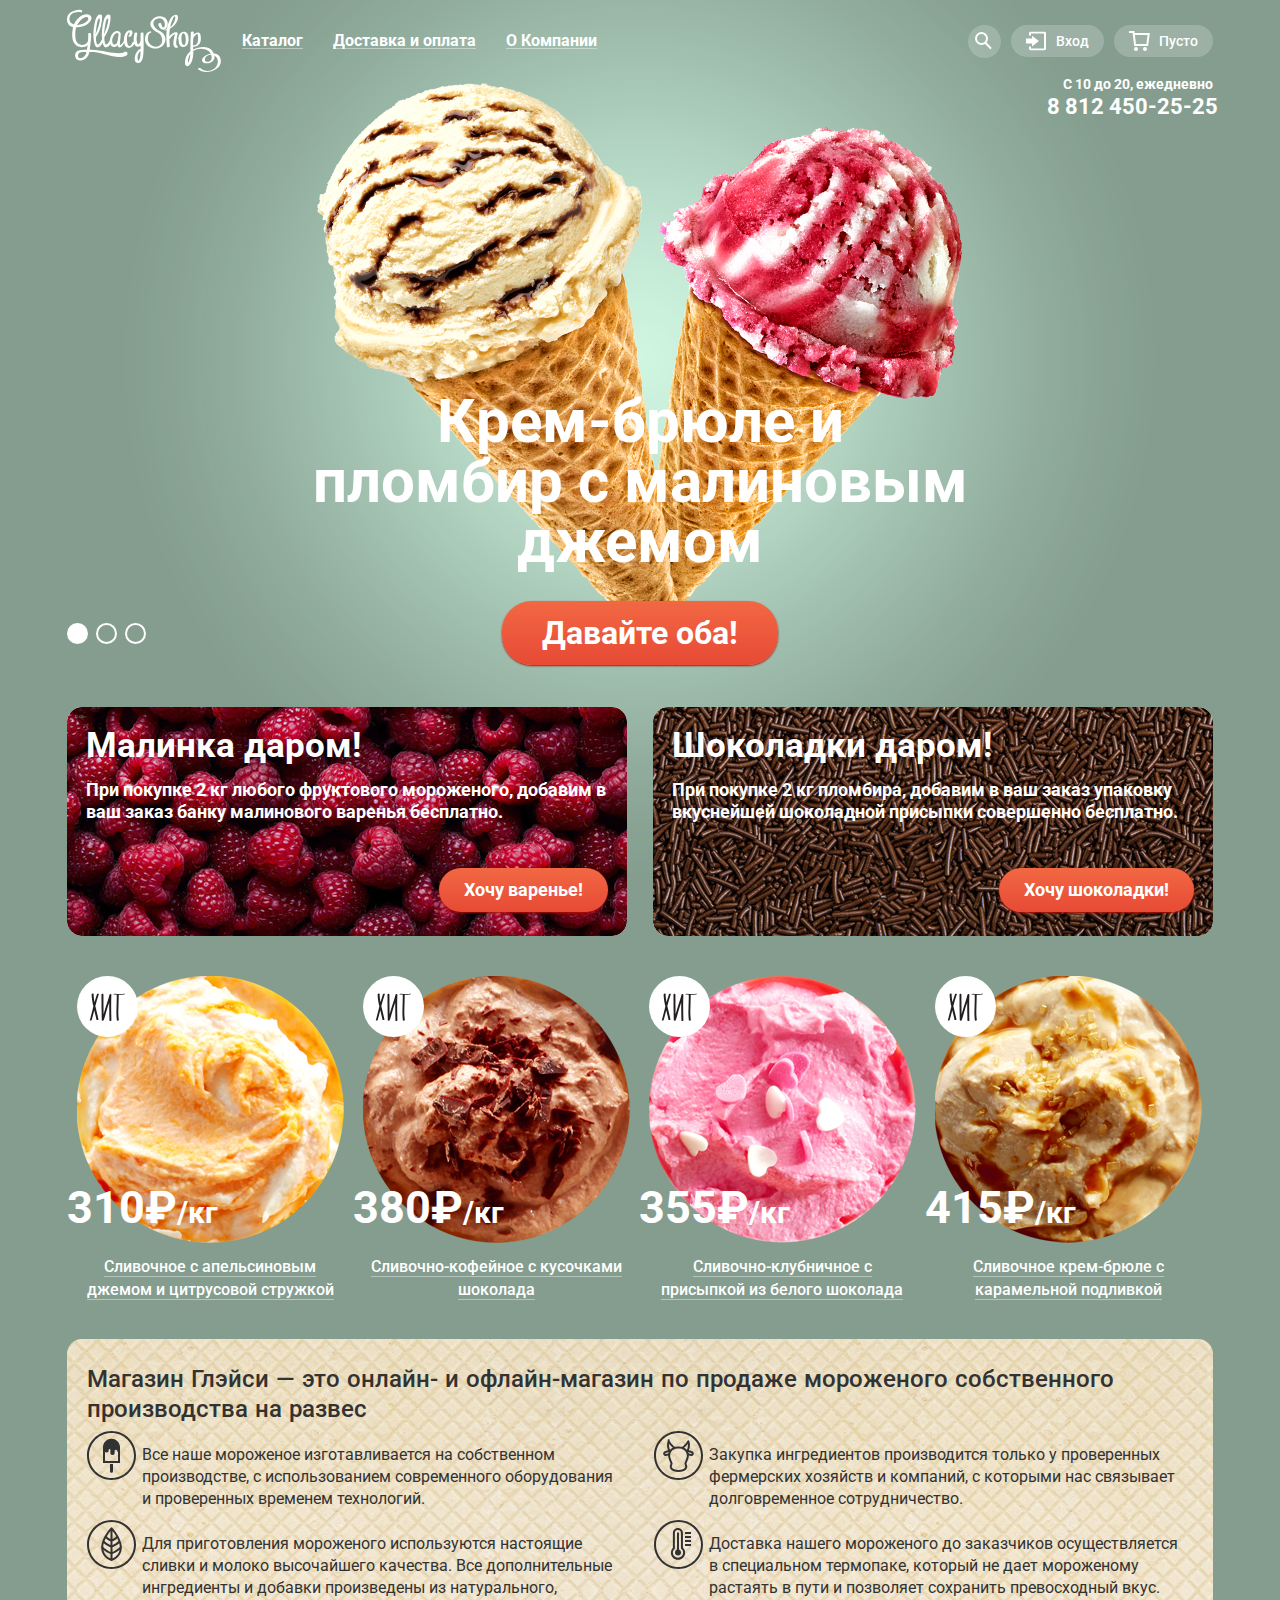
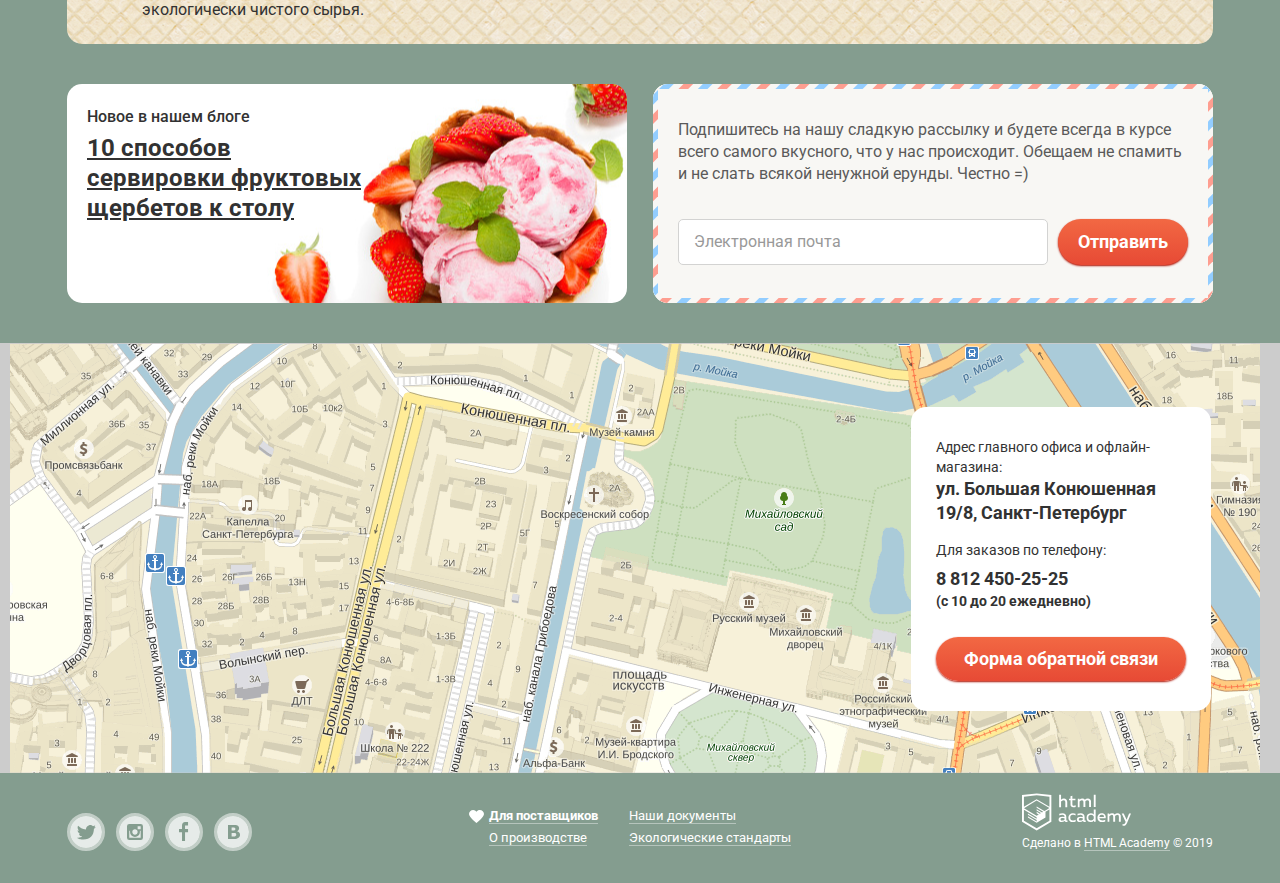
<file: index.html>
<!DOCTYPE html>
<html lang="ru">
<head>
  <meta charset="utf-8">
  <title>Главная Gllacy</title>
  <link href="https://fonts.googleapis.com/css?family=Roboto:400,500,700&display=swap&subset=cyrillic" rel="stylesheet">
  <link href="css/normalize.css" rel="stylesheet">
  <link href="css/style.css" rel="stylesheet">
</head>
<body class="page">
  <header class="header container">
    <nav class="header__nav">
      <a class="header__logo">
        <img src="img/gllacy.svg" width="154" height="64" alt="Логотип магазина Глейси">
      </a>
      <ul class="header__list">
        <li class="header__item">
          <a class="header__link" href="catalog.html">
            Каталог
          </a>
          <ul class="sub-list">
            <li class="sub__item">
              <a class="sub__link sub__link_nice" href="catalog.html">
                Новинки
              </a>
            </li>
            <li class="sub__item">
              <a class="sub__link" href="catalog.html">
                Сливочное
              </a>
            </li>
            <li class="sub__item">
              <a class="sub__link" href="catalog.html">
                Щербеты
              </a>
            </li>
            <li class="sub__item">
              <a class="sub__link" href="catalog.html">
                Фруктовый лед
              </a>
            </li>
            <li class="sub__item">
              <a class="sub__link" href="catalog.html">
                Мелорин
              </a>
            </li>
          </ul>
        </li>
        <li class="header__item">
          <a class="header__link" href="#">
            Доставка и оплата
          </a>
        </li>
        <li class="header__item">
          <a class="header__link" href="#">
            О Компании
          </a>
        </li>
      </ul>
    </nav>
    <p class="search header__search">
      <a class="search__link" href="page-search.html" aria-label="Перейти на страницу поиска"></a>
      <span class="search__holder">
        <label class="search__window">
          <span class="visually-hidden">Окно поиска</span>
          <input class="search__input input" type="search" placeholder="Что ищем?" name="search">
        </label>
      </span>
    </p>
    <div class="login header__login">
      <a class="login__link" href="enter.html">
        <svg class="login__svg" xmlns="http://www.w3.org/2000/svg" xmlns:xlink="http://www.w3.org/1999/xlink" width="21" height="19" viewBox="0 0 21 19">
          <g fill="#FFF">
            <path d="M6 14.875L12.917 9.5 6 4.125v2.917H-.042v4.917H6z" />
            <path d="M18 0H5C3.9 0 3 .9 3 2v2h2V2h13v15H5v-2H3v2c0 1.1.9 2 2 2h13c1.1 0 2-.9 2-2V2c0-1.1-.9-2-2-2z" />
          </g>
        </svg>
        Вход
      </a>
      <div class="login__holder">
        <form class="form login__form" action="https://echo.htmlacademy.ru" method="get">
          <input class="form__input input" type="email" placeholder="Электронная почта" name="email">
          <input class="form__input input" type="password" placeholder="Пароль" name="pass">
          <button class="button form__button" type="submit">Войти</button>
          <ul class="form__list">
            <li class="form__item"><a class="form__link" href="pass.html">Забыли пароль?</a></li>
            <li class="form__item"><a class="form__link" href="new.html">Новая регистрация</a></li>
          </ul>
        </form>
      </div>
    </div>
    <div class="cart header__cart">
      <a class="cart__link" href="to-cart">
        <svg class="cart__svg" xmlns="http://www.w3.org/2000/svg" width="21" height="20" viewBox="0 0 21 20">
          <g fill="#FFF">
            <path d="M5.657 2.031L5.422 0H0v2h3.64l1.5 13h13.988l1.699-12.969H5.657zM17.372 13H6.922L5.888 4.031h12.66L17.372 13z" />
            <circle cx="6.984" cy="18" r="2" />
            <circle cx="15.984" cy="18" r="2" />
          </g>
        </svg>
        Пусто
      </a>
    </div>
    <p class="org-info header__org-info">
      С 10 до 20, ежедневно
      <a class="org-info__phone" href="tel:+8(812)450-25-25">8 812 450-25-25</a>
    </p>
  </header>
  <main class="main-page">
    <div class="container">
      <h1 class="visually-hidden">Главная страница Глейси</h1>
      <section class="slider">
        <nav class="slider__nav buttons buttons_round">
          <ul class="buttons__list">
            <li class="buttons__item"><button class="buttons__link buttons__link_current" aria-label="Первый слайд"></button></li>
            <li class="buttons__item"><button class="buttons__link" aria-label="Второй слайд"></button></li>
            <li class="buttons__item"><button class="buttons__link" aria-label="Третий слайд"></button></li>
          </ul>
        </nav>
        <article class="slide slide_current">
          <div class="slide__img slide__img_1"></div>
          <h2 class="slide__title">
            Крем-брюле и пломбир
            с малиновым джемом
          </h2>
          <a class="button slide__button" href="catalog.htlm">Давайте оба!</a>
        </article>
        <article class="slide">
          <div class="slide__img slide__img_2"></div>
          <h2 class="slide__title">
            Шоколадный пломбир
            и лимонный сорбет
          </h2>
          <a class="button slide__button" href="catalog.htlm">Давайте оба!</a>
        </article>
        <article class="slide">
          <div class="slide__img slide__img_3"></div>
          <h2 class="slide__title">
            Пломбир с помадкой
            и клубничный щербет
          </h2>
          <a class="button slide__button" href="catalog.htlm">Давайте оба!</a>
        </article>
      </section>
      <section class="features">
        <h2 class="visually-hidden">Спецпредложения</h2>
        <ul class="features__list">
          <li class="features__item feature_raspber feature">
            <h3 class="feature__title">Малинка даром!</h3>
            <p class="feature__text">
              При покупке 2 кг любого фруктового мороженого, добавим
              в ваш заказ банку малинового варенья бесплатно.
            </p>
            <a class="button feature__button" href="catalog.html">Хочу варенье!</a>
          </li>
          <li class="features__item feature_chock feature">
            <h3 class="feature__title">Шоколадки даром!</h3>
            <p class="feature__text">
              При покупке 2 кг пломбира, добавим в ваш заказ упаковку
              вкуснейшей шоколадной присыпки совершенно бесплатно.
            </p>
            <a class="button feature__button" href="catalog.html">Хочу шоколадки!
            </a>
          </li>
        </ul>
      </section>
      <section class="main-page__catalog">
        <h2 class="visually-hidden">Лучшее из каталога</h2>
        <ul class="catalog__list">
          <li class="catalog-item catalog-item_hit">
            <img class="catalog-item__img" src="img/product1.png" alt="Сливочное с апельсиновым джемом и цитрусовой стружкой" width="267" height="267">
            <p class="catalog-item__price">
              310&#8381;<span class="catalog-item__weight">/кг</span>
            </p>
            <h4 class="catalog-item__title">
              <a class="catalog-item__link link" href="product.html">
                Сливочное с апельсиновым
                джемом и цитрусовой стружкой
              </a>
            </h4>
            <p class="catalog-item__bottom-area">
              <a class="catalog-item__button button" href="#">Быстрый просмотр</a>
            </p>
          </li>
          <li class="catalog-item catalog-item_hit">
            <img class="catalog-item__img" src="img/product2.png" alt="Сливочно-кофейное с кусочками шоколада" width="267" height="267">
            <p class="catalog-item__price">
              380&#8381;<span class="catalog-item__weight">/кг</span>
            </p>
            <h4 class="catalog-item__title">
              <a class="catalog-item__link link" href="product.html">
                Сливочно-кофейное с кусочками
                шоколада
              </a>
            </h4>
            <p class="catalog-item__bottom-area">
              <a class="catalog-item__button button" href="#">Быстрый просмотр</a>
            </p>
          </li>
          <li class="catalog-item catalog-item_hit">
            <img class="catalog-item__img" src="img/product3.png" alt="Сливочно-клубничное с присыпкой из белого шоколада" width="267" height="267">
            <p class="catalog-item__price">
              355&#8381;<span class="catalog-item__weight">/кг</span>
            </p>
            <h4 class="catalog-item__title">
              <a class="catalog-item__link link" href="product.html">
                Сливочно-клубничное с
                присыпкой из белого шоколада
              </a>
            </h4>
            <p class="catalog-item__bottom-area">
              <a class="catalog-item__button button" href="#">Быстрый просмотр</a>
            </p>
          </li>
          <li class="catalog-item catalog-item_hit">
            <img class="catalog-item__img" src="img/product4.png" alt="Сливочное крем-брюле с карамельной подливкой" width="267" height="267">
            <p class="catalog-item__price">
              415&#8381;<span class="catalog-item__weight">/кг</span>
            </p>
            <h4 class="catalog-item__title">
              <a class="catalog-item__link link" href="product.html">
                Сливочное крем-брюле с
                карамельной подливкой
              </a>
            </h4>
            <p class="catalog-item__bottom-area">
              <a class="catalog-item__button button" href="#">Быстрый просмотр</a>
            </p>
          </li>
        </ul>
      </section>
      <section class="about">
        <h2 class="visually-hidden">О нас</h2>
        <p class="about__lead">
          Магазин Глэйси&nbsp;&mdash; это онлайн- и&nbsp;офлайн-магазин по&nbsp;продаже мороженого собственного производства на&nbsp;развес
        </p>
        <ul class="about__list">
          <li class="about__item about__item_ice">
            Все наше мороженое изготавливается на собственном
            производстве, с использованием современного оборудования
            и проверенных временем технологий.
          </li>
          <li class="about__item about__item_cow">
            Закупка ингредиентов производится только у проверенных
            фермерских хозяйств и компаний, с которыми нас связывает
            долговременное сотрудничество.
          </li>
          <li class="about__item about__item_leaf">
            Для приготовления мороженого используются настоящие
            сливки и молоко высочайшего качества. Все дополнительные
            ингредиенты и добавки произведены из натурального,
            экологически чистого сырья.
          </li>
          <li class="about__item about__item_cold">
            Доставка нашего мороженого до заказчиков осуществляется
            в специальном термопаке, который не дает мороженому
            растаять в пути и позволяет сохранить превосходный вкус.
          </li>
        </ul>
      </section>
      <div class="news-container">
        <article class="blog-item blog-item_article-1">
          <p class="blog-item__type">Новое в нашем блоге</p>
          <h3 class="blog-item__title">
            <a class="blog-item__link link" href="#">
              10 способов сервировки
              фруктовых щербетов к
              столу
            </a>
          </h3>
        </article>
        <article class="mailing">
          <p class="mailing__lead">
            Подпишитесь на нашу сладкую рассылку и будете всегда в курсе
            всего самого вкусного, что у нас происходит. Обещаем не спамить
            и&nbsp;не слать всякой ненужной ерунды. Честно =)
          </p>
          <form class="mailing__form simple-form" action="https://echo.htmlacademy.ru" method="get">
            <input class="simple-form__input input" type="text" placeholder="Электронная почта" name="mailto">
            <button class="simple-form__button button" type="submit">Отправить</button>
          </form>
        </article>
      </div>
    </div>
    <section class="map">
      <h2 class="visually-hidden">Как до нас добраться : ул. Большая Конюшенная
        19/8, Санкт-Петербург</h2>
      <div class="container map__container">
        <article class="address">
          <p class="address__description">
            Адрес главного офиса
            и&nbsp;офлайн-магазина:
          </p>
          <p class="address__place">
            ул. Большая Конюшенная
            19/8, Санкт-Петербург
          </p>
          <span class="address__call">Для заказов по телефону:</span>
          <p class="address__phone">
            <a class="address__phone-number" href="tel:+8(812)450-25-25">8 812 450-25-25</a>
            (с 10 до 20 ежедневно)
          </p>
          <a class="address__button button">Форма обратной связи</a>
        </article>
      </div>
      <iframe class="map__iframe"
        src="https://www.google.com/maps/embed?pb=!1m18!1m12!1m3!1d1998.6036253003151!2d30.32085871621117!3d59.9387191690541!2m3!1f0!2f0!3f0!3m2!1i1024!2i768!4f13.1!3m3!1m2!1s0x4696310fca145cc1%3A0x42b32648d8238007!2z0JHQvtC70YzRiNCw0Y8g0JrQvtC90Y7RiNC10L3QvdCw0Y8g0YPQuy4sIDE5LzgsINCh0LDQvdC60YIt0J_QtdGC0LXRgNCx0YPRgNCzLCAxOTExODY!5e0!3m2!1sru!2sru!4v1570557674692!5m2!1sru!2sru"
        style="border:0;" allowfullscreen=""></iframe>
    </section>
  </main>
  <footer class="footer container">
    <ul class="social">
      <li class="social__item">
        <a class="social__link" href="#">
          <span class="visually-hidden">Twitter</span>
          <svg xmlns="http://www.w3.org/2000/svg" width="32" height="32" viewBox="0 0 32 32">
            <path fill="rgba(255, 255, 255, 0.8)"
              d="M16 0C7.164 0 0 7.164 0 16c0 8.837 7.164 16 16 16 8.837 0 16-7.163 16-16 0-8.836-7.163-16-16-16zm7.944 12.809c-.251 6.516-3.463 10.832-10.992 10.702h-.486c-.447 0-4.543-.443-5.344-1.823 2.479.19 4.247-.406 5.12-1.136-1.048-.289-2.923-.461-3.251-2.848.384.104.618.221 1.299.113-1.307-.824-2.758-1.519-2.679-3.643.311.317 1.164.518 1.46.457-.768-.233-2.149-3.244-.974-4.781 1.984 1.79 4.075 3.482 7.804 3.643.227-2.214 1.24-3.699 3.168-4.325 1.84-.479 3.255.26 3.901 1.138.737-.224 1.453-.466 2.193-.685-.004.833-.569 1.463-.935 1.709.747.165 1.423-.475 1.423-.475-.184.963-1.094 1.725-1.707 1.954z" />
          </svg>
        </a>
      </li>
      <li class="social__item">
        <a class="social__link" href="#">
          <span class="visually-hidden">Instagram</span>
          <svg xmlns="http://www.w3.org/2000/svg" width="32" height="32" viewBox="0 0 32 32">
            <g fill="rgba(255, 255, 255, 0.8)">
              <path d="M20.916 16a4.938 4.938 0 1 1-9.877 0c0-.394.051-.773.138-1.14h-.897v6.838h11.396V14.86h-.897c.086.367.137.746.137 1.14z" />
              <path d="M15.978 18.659c1.466 0 2.659-1.193 2.659-2.659s-1.193-2.659-2.659-2.659c-1.466 0-2.659 1.193-2.659 2.659s1.192 2.659 2.659 2.659zM18.637 10.302h3.039v3.039h-3.039z" />
              <path
                d="M16 0C7.164 0 0 7.164 0 16c0 8.837 7.164 16 16 16 8.837 0 16-7.163 16-16 0-8.836-7.163-16-16-16zm7.955 21.698a2.285 2.285 0 0 1-2.279 2.279H10.279A2.285 2.285 0 0 1 8 21.698V10.302a2.286 2.286 0 0 1 2.279-2.279h11.396a2.286 2.286 0 0 1 2.279 2.279v11.396z" />
            </g>
          </svg>
        </a>
      </li>
      <li class="social__item">
        <a class="social__link" href="#">
          <span class="visually-hidden">FaceBook</span>
          <svg xmlns="http://www.w3.org/2000/svg" width="32" height="32" viewBox="0 0 32 32">
            <path fill="rgba(255, 255, 255, 0.8)"
              d="M16 0C7.164 0 0 7.163 0 16s7.164 16 16 16c8.837 0 16-7.164 16-16S24.837 0 16 0zm4.062 9.455h-3.021v3.444h3.021v3.445h-3.021v8.61H14.02v-8.61H11v-3.445h3.021V9.455c0-1.902 1.353-3.445 3.021-3.445h3.021v3.445z" />
          </svg>
        </a>
      </li>
      <li class="social__item">
        <a class="social__link" href="#">
          <span class="visually-hidden">Vkontakte</span>
          <svg xmlns="http://www.w3.org/2000/svg" width="32" height="32" viewBox="0 0 32 32">
            <g fill="rgba(255, 255, 255, 0.8)">
              <path
                d="M16.637 14.495c.402-.019.719-.082.951-.188.326-.145.54-.33.641-.559.101-.229.15-.496.15-.797 0-.232-.058-.465-.174-.697-.116-.232-.322-.405-.617-.517-.264-.1-.592-.155-.984-.165a76.242 76.242 0 0 0-1.652-.014h-.339v2.965h.565c.571 0 1.057-.009 1.459-.028zM18.118 17.084c-.282-.081-.672-.125-1.166-.132a127.97 127.97 0 0 0-1.55-.009h-.79v3.493h.264c1.014 0 1.74-.003 2.18-.009a3.2 3.2 0 0 0 1.212-.245c.377-.157.633-.364.774-.625s.214-.562.214-.9c0-.446-.088-.788-.261-1.03-.17-.241-.464-.423-.877-.543z" />
              <path
                d="M16 0C7.164 0 0 7.164 0 16c0 8.837 7.164 16 16 16 8.837 0 16-7.163 16-16 0-8.836-7.163-16-16-16zm6.602 20.531a3.73 3.73 0 0 1-1.124 1.327c-.552.415-1.161.71-1.823.886s-1.501.264-2.519.264h-6.121V8.987h5.443c1.13 0 1.957.038 2.48.113a5.126 5.126 0 0 1 1.561.5c.533.27.929.632 1.189 1.087.26.455.392.975.392 1.558 0 .678-.179 1.278-.536 1.795-.358.518-.863.92-1.517 1.208v.075c.917.182 1.642.559 2.179 1.13.537.571.807 1.325.807 2.261 0 .678-.138 1.283-.411 1.817z" />
            </g>
          </svg>
        </a>
      </li>
    </ul>
    <ul class="footer-links">
      <li class="footer-links__item">
        <a class="footer-links__link link" href="#">
          <span class="footer-links__link_like">Для поставщиков</span>
        </a>
      </li>
      <li class="footer-links__item">
        <a class="footer-links__link link" href="#">
          Наши документы
        </a>
      </li>
      <li class="footer-links__item">
        <a class="footer-links__link link" href="#">
          О производстве
        </a>
      </li>
      <li class="footer-links__item">
        <a class="footer-links__link link" href="#">
          Экологические стандарты
        </a>
      </li>
    </ul>
    <p class="author">
      <img class="author__img" src="img/htmllogo.svg" width="109" height="38" alt="Лотип ХТМЛ Академии">
      Сделано в <a class="author__link link" href="htmlacademy.ru">HTML Academy</a> © 2019
    </p>
  </footer>
  <article class="popup">
    <button class="popup__close" type="button" aria-label="Закрыть окно"></button>
    <form class="popup__form form-feed" action="https://echo.htmlacademy.ru" method="get">
      <h2 class="visually-hidden">Форма обратной связи</h2>
      <p class="form-feed__lead">Мы обязательно вам ответим!</p>
      <input class="form-feed__input input" type="text" name="name" placeholder="Как вас зовут?">
      <input class="form-feed__input input" type="text" name="mail" placeholder="Ваша поста для ответа?">
      <textarea class="form-feed__field" placeholder="Напишите что-нибудь..." name="message" rows="7"></textarea>
      <button class="button form-feed__button" type="submit">Отправить</button>
    </form>
  </article>
</body>
</html>
</file>
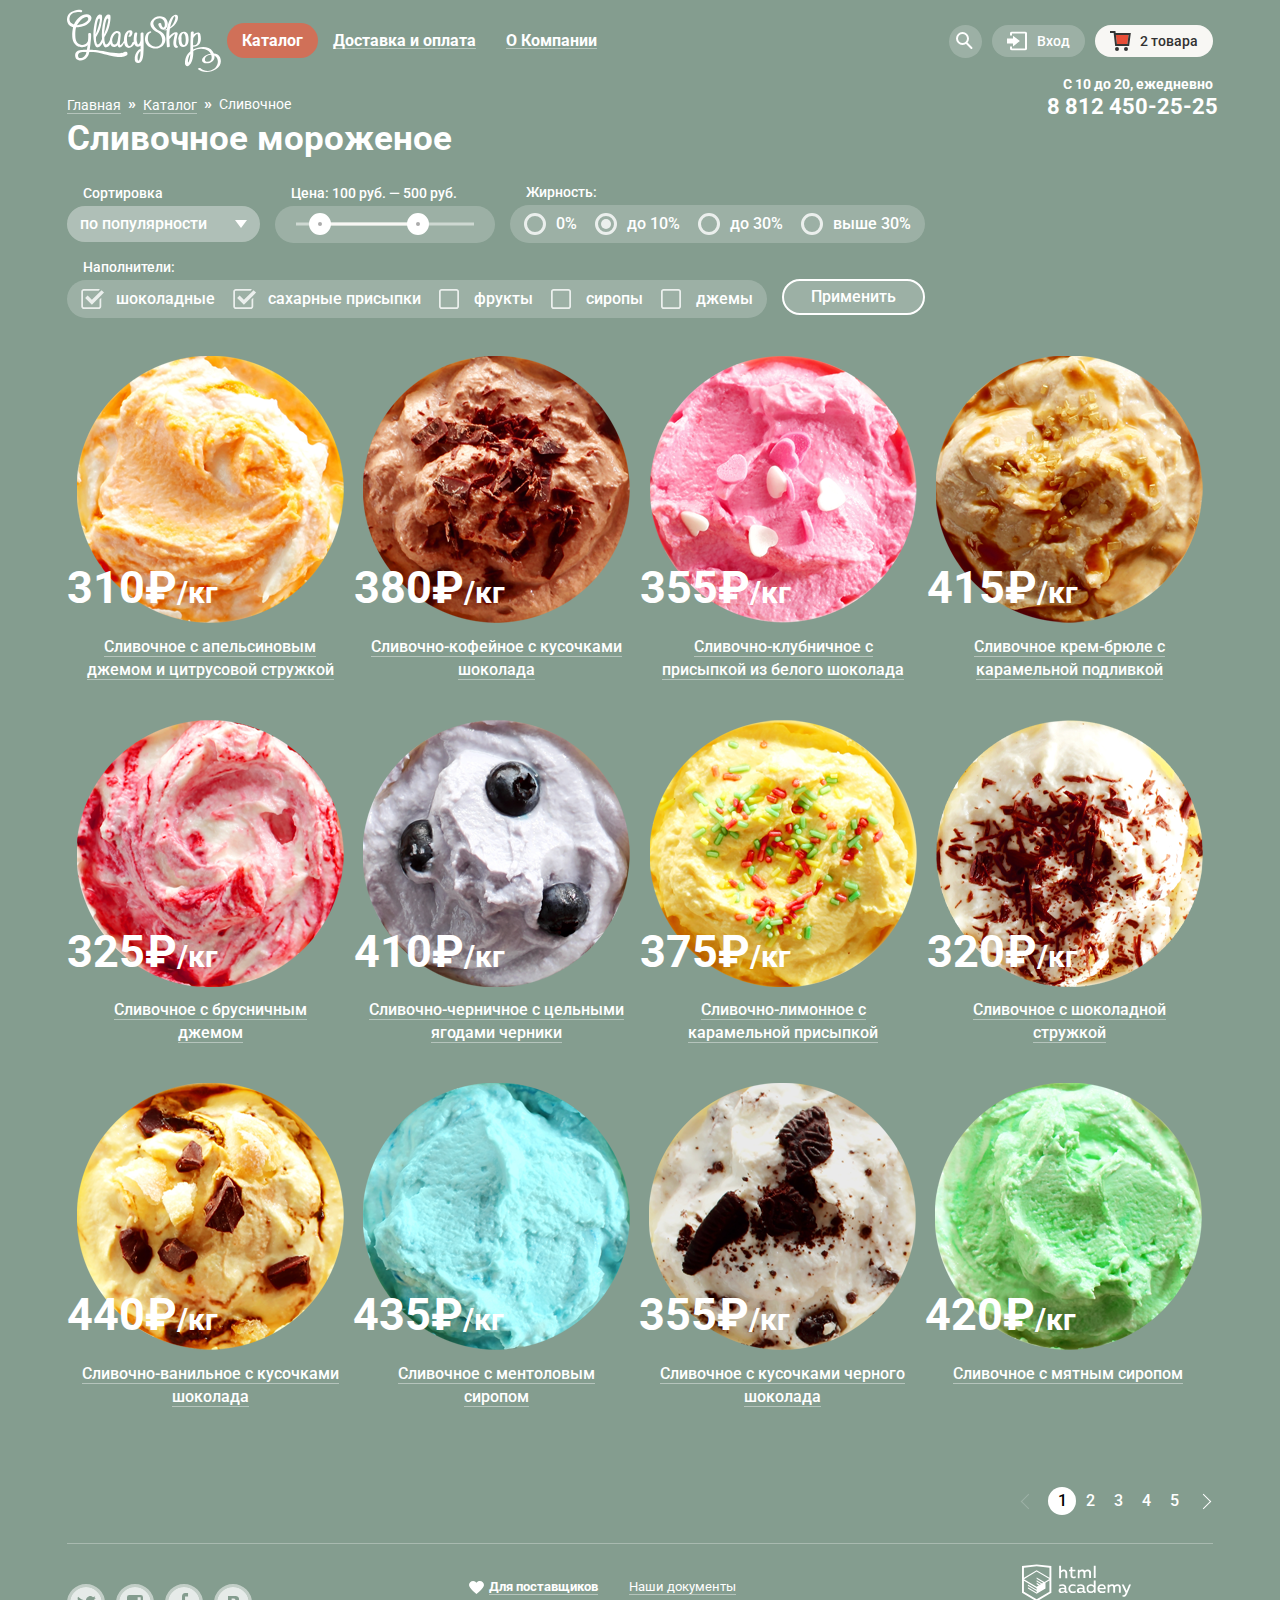
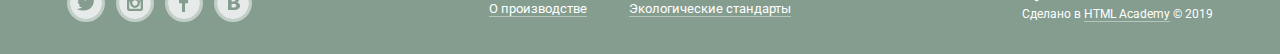
<file: catalog.html>
<!DOCTYPE html>
<html lang="ru">
<head>
  <meta charset="utf-8">
  <title>Каталог Gllacy</title>
  <link href="https://fonts.googleapis.com/css?family=Roboto:400,500,700&display=swap&subset=cyrillic" rel="stylesheet">
  <link href="css/normalize.css" rel="stylesheet">
  <link href="css/style.css" rel="stylesheet">
</head>
<body class="page">
  <header class="header container">
    <nav class="header__nav">
      <a class="header__logo" href="index.html">
        <img src="img/gllacy.svg" width="154" height="64" alt="Логотип магазина Глейси">
      </a>
      <ul class="header__list">
        <li class="header__item" tabindex="0">
          <a class="header__link header__link_current">
            Каталог
          </a>
          <ul class="sub-list">
            <li class="sub__item">
              <a class="sub__link" href="new.html">
                Новинки
              </a>
            </li>
            <li class="sub__item">
              <a class="sub__link sub__link_current">
                Сливочное
              </a>
            </li>
            <li class="sub__item">
              <a class="sub__link" href="sorbet.html">
                Щербеты
              </a>
            </li>
            <li class="sub__item">
              <a class="sub__link" href="fruitice.html">
                Фруктовый лед
              </a>
            </li>
            <li class="sub__item">
              <a class="sub__link" href="melorin.html">
                Мелорин
              </a>
            </li>
          </ul>
        </li>
        <li class="header__item">
          <a class="header__link" href="#">
            Доставка и оплата
          </a>
        </li>
        <li class="header__item">
          <a class="header__link" href="#">
            О Компании
          </a>
        </li>
      </ul>
    </nav>
    <p class="search header__search">
      <a class="search__link" href="page-search.html" aria-label="Перейти на страницу поиска"></a>
      <span class="search__holder">
        <label class="search__window">
          <span class="visually-hidden">Окно поиска</span>
          <input class="search__input input" type="search" placeholder="Что ищем?" name="search">
        </label>
      </span>
    </p>
    <div class="login header__login">
      <a class="login__link" href="enter.html">
        <svg class="login__svg" xmlns="http://www.w3.org/2000/svg" xmlns:xlink="http://www.w3.org/1999/xlink" width="21" height="19" viewBox="0 0 21 19">
          <g fill="#FFF">
            <path d="M6 14.875L12.917 9.5 6 4.125v2.917H-.042v4.917H6z" />
            <path d="M18 0H5C3.9 0 3 .9 3 2v2h2V2h13v15H5v-2H3v2c0 1.1.9 2 2 2h13c1.1 0 2-.9 2-2V2c0-1.1-.9-2-2-2z" />
          </g>
        </svg>
        Вход
      </a>
      <div class="login__holder">
        <form class="form login__form" action="https://echo.htmlacademy.ru" method="get">
          <input class="form__input input" type="email" placeholder="Электронная почта" name="email">
          <input class="form__input input" type="password" placeholder="Пароль" name="pass">
          <button class="button form__button" type="submit">Войти</button>
          <ul class="form__list">
            <li class="form__item"><a class="form__link" href="pass.html">Забыли пароль?</a></li>
            <li class="form__item"><a class="form__link" href="new.html">Новая регистрация</a></li>
          </ul>
        </form>
      </div>
    </div>
    <div class="cart header__cart cart_have">
      <a class="cart__link" href="to-cart.html">
        <svg class="cart__svg" xmlns="http://www.w3.org/2000/svg" width="21" height="20" viewBox="0 0 21 20">
          <path fill="#E84D37" d="M5.888 4.031L6.922 13h10.45l1.176-8.969z"></path>
          <circle cx="6.984" cy="18" r="2" fill="#343434"></circle>
          <circle cx="15.984" cy="18" r="2" fill="#343434"></circle>
          <path fill="#343434" d="M5.657 2.031L5.422 0H0v2h3.64l1.5 13h13.988l1.699-12.969H5.657zM17.372 13H6.922L5.888 4.031h12.66L17.372 13z"></path>
        </svg>
        2 товара
      </a>
      <div class="cart__holder">
        <div class="cart__box">
          <table class="cart-table">
            <tbody>
              <tr class="cart-table__row">
                <td class="cart-table__data">
                  <button class="cart-table__close" aria-label="Убрать мороженое"></button>
                </td>
                <td class="cart-table__data">
                  <img class="cart-table__img" src="img/product-cart1.png" width="33" height="33" alt="Пломбир с апельсиновым джемом">
                </td>
                <td class="cart-table__data">
                  Пломбир с апельсиновым джемом
                </td>
                <td class="cart-table__data">
                  <span class="cart-table__weight">1,5 кг </span>
                  <span class="cart-table__price">х 200 руб.</span>
                </td>
                <td class="cart-table__data">
                  300 руб.
                </td>
              </tr>
              <tr class="cart-table__row">
                <td class="cart-table__data">
                  <button class="cart-table__close" aria-label="Убрать мороженое"></button>
                </td>
                <td class="cart-table__data">
                  <img class="cart-table__img" src="img/product-cart2.png" width="33" height="33" alt="Клубничный пломбир с присыпкой из белого шоколада">
                </td>
                <td class="cart-table__data">
                  Клубничный пломбир с присыпкой
                  из белого шоколада
                </td>
                <td class="cart-table__data">
                  <span class="cart-table__weight">1,5 кг </span>
                  <span class="cart-table__price">х 300 руб.</span>
                </td>
                <td class="cart-table__data">
                  450 руб.
                </td>
              </tr>
            </tbody>
          </table>
          <label class="cart__result">
            Итог:
            <input class="cart__input" type="text" value="750 руб." disabled="">
          </label>
          <a class="button cart__button" href="#">Оформить заказ</a>
        </div>
      </div>
    </div>
    <p class="org-info header__org-info">
      С 10 до 20, ежедневно
      <a class="org-info__phone" href="tel:+8(812)450-25-25">8 812 450-25-25</a>
    </p>
  </header>
  <main class="catalog-page content container">
    <h1 class="visually-hidden">Страница каталога</h1>
    <ul class="breadcrumbs">
      <li class="breadcrumbs__item">
        <a class="breadcrumbs__link link" href="index.html">
          Главная
        </a>
      </li>
      <li class="breadcrumbs__item">
        <a class="breadcrumbs__link link">
          Каталог
        </a>
      </li>
      <li class="breadcrumbs__item">
        <a class="breadcrumbs__link">
          Сливочное
        </a>
      </li>
    </ul>
    <h2 class="catalog-page__title main-title">Сливочное мороженое</h2>
    <section class="filter">
      <h3 class="visually-hidden">Фильтр каталога</h3>
      <form class="filter__form" action="https://echo.htmlacademy.ru" method="get">
        <fieldset class="filter__fieldset filter-box">
          <legend class="filter-box__title">Сортировка</legend>
          <div class="select-box">
            <select class="select-box__select">
              <option value="1">по популярности</option>
              <option value="2">сначала недорогие</option>
              <option value="3">сначала дорогие</option>
              <option value="4">по жирности</option>
            </select>
          </div>
        </fieldset>
        <fieldset class="filter__fieldset filter-box">
          <legend class="filter-box__title">Цена: 100 руб. — 500 руб.</legend>
          <div class="range">
            <button type="button" class="range__button range__button_min" aria-label="Минимальная цена"></button>
            <span class="range__line range__line_back"></span>
            <span class="range__line range__line_up"></span>
            <button type="button" class="range__button range__button_max" aria-label="Максимальная цена"></button>
          </div>
        </fieldset>
        <fieldset class="filter__fieldset filter-box">
          <legend class="filter-box__title">Жирность:</legend>
          <ul class="filter-box__list">
            <li class="filter-box__item">
              <label class="filter-box__label">
                <input type="radio" class="visually-hidden" name="fat" value="0">
                <span class="control control_circle"></span>
                0%
              </label>
            </li>
            <li class="filter-box__item">
              <label class="filter-box__label">
                <input type="radio" class="visually-hidden" name="fat" value="10down" checked>
                <span class="control control_circle"></span>
                до 10%
              </label>
            </li>
            <li class="filter-box__item">
              <label class="filter-box__label">
                <input type="radio" class="visually-hidden" name="fat" value="30down">
                <span class="control control_circle"></span>
                до 30%
              </label>
            </li>
            <li class="filter-box__item">
              <label class="filter-box__label">
                <input type="radio" class="visually-hidden" name="fat" value="30up">
                <span class="control control_circle"></span>
                выше 30%
              </label>
            </li>
          </ul>
        </fieldset>
        <fieldset class="filter__fieldset filter-box">
          <legend class="filter-box__title">Наполнители:</legend>
          <ul class="filter-box__list">
            <li class="filter-box__item">
              <label class="filter-box__label">
                <input type="checkbox" class="visually-hidden" name="chocolate" checked>
                <span class="control control_square"></span>
                шоколадные
              </label>
            </li>
            <li class="filter-box__item">
              <label class="filter-box__label">
                <input type="checkbox" class="visually-hidden" name="sugar" checked>
                <span class="control control_square"></span>
                сахарные присыпки
              </label>
            </li>
            <li class="filter-box__item">
              <label class="filter-box__label">
                <input type="checkbox" class="visually-hidden" name="fruit">
                <span class="control control_square"></span>
                фрукты
              </label>
            </li>
            <li class="filter-box__item">
              <label class="filter-box__label">
                <input type="checkbox" class="visually-hidden" name="sirop">
                <span class="control control_square"></span>
                сиропы
              </label>
            </li>
            <li class="filter-box__item">
              <label class="filter-box__label">
                <input type="checkbox" class="visually-hidden" name="jam">
                <span class="control control_square"></span>
                джемы
              </label>
            </li>
          </ul>
        </fieldset>
        <button type="submit" class="filter__button button">Применить</button>
      </form>
    </section>
    <section class="catalog">
      <h3 class="visually-hidden">Каталог</h3>
      <ul class="catalog__list">
        <li class="catalog-item">
          <img class="catalog-item__img" src="img/product1.png" alt="Сливочное с апельсиновым джемом и цитрусовой стружкой" width="267" height="267">
          <p class="catalog-item__price">
            310&#8381;<span class="catalog-item__weight">/кг</span>
          </p>
          <h4 class="catalog-item__title">
            <a class="catalog-item__link link" href="product.html">
              Сливочное с апельсиновым
              джемом и цитрусовой стружкой
            </a>
          </h4>
          <p class="catalog-item__bottom-area">
            <a class="catalog-item__button button" href="#">Быстрый просмотр</a>
          </p>
        </li>
        <li class="catalog__item catalog-item">
          <img class="catalog-item__img" src="img/product2.png" alt="Сливочно-кофейное с кусочками шоколада" width="267" height="267">
          <p class="catalog-item__price">
            380&#8381;<span class="catalog-item__weight">/кг</span>
          </p>
          <h4 class="catalog-item__title">
            <a class="catalog-item__link link" href="product.html">
              Сливочно-кофейное с кусочками
              шоколада
            </a>
          </h4>
          <p class="catalog-item__bottom-area">
            <a class="catalog-item__button button" href="#">Быстрый просмотр</a>
          </p>
        </li>
        <li class="catalog__item catalog-item">
          <img class="catalog-item__img" src="img/product3.png" alt="Сливочно-клубничное с присыпкой из белого шоколада" width="267" height="267">
          <p class="catalog-item__price">
            355&#8381;<span class="catalog-item__weight">/кг</span>
          </p>
          <h4 class="catalog-item__title">
            <a class="catalog-item__link link" href="product.html">
              Сливочно-клубничное с
              присыпкой из белого шоколада
            </a>
          </h4>
          <p class="catalog-item__bottom-area">
            <a class="catalog-item__button button" href="#">Быстрый просмотр</a>
          </p>
        </li>
        <li class="catalog__item catalog-item">
          <img class="catalog-item__img" src="img/product4.png" alt="Сливочное крем-брюле с карамельной подливкой" width="267" height="267">
          <p class="catalog-item__price">
            415&#8381;<span class="catalog-item__weight">/кг</span>
          </p>
          <h4 class="catalog-item__title">
            <a class="catalog-item__link link" href="product.html">
              Сливочное крем-брюле с
              карамельной подливкой
            </a>
          </h4>
          <p class="catalog-item__bottom-area">
            <a class="catalog-item__button button" href="#">Быстрый просмотр</a>
          </p>
        </li>
        <li class="catalog__item catalog-item">
          <img class="catalog-item__img" src="img/product5.png" alt="Сливочное с брусничным джемом" width="267" height="267">
          <p class="catalog-item__price">
            325&#8381;<span class="catalog-item__weight">/кг</span>
          </p>
          <h4 class="catalog-item__title">
            <a class="catalog-item__link link" href="product.html">
              Сливочное с брусничным
              джемом
            </a>
          </h4>
          <p class="catalog-item__bottom-area">
            <a class="catalog-item__button button" href="#">Быстрый просмотр</a>
          </p>
        </li>
        <li class="catalog__item catalog-item">
          <img class="catalog-item__img" src="img/product6.png" alt="Сливочно-черничное с цельными ягодами черники" width="267" height="267">
          <p class="catalog-item__price">
            410&#8381;<span class="catalog-item__weight">/кг</span>
          </p>
          <h4 class="catalog-item__title">
            <a class="catalog-item__link link" href="product.html">
              Сливочно-черничное с цельными
              ягодами черники
            </a>
          </h4>
          <p class="catalog-item__bottom-area">
            <a class="catalog-item__button button" href="#">Быстрый просмотр</a>
          </p>
        </li>
        <li class="catalog__item catalog-item">
          <img class="catalog-item__img" src="img/product7.png" alt="Сливочно-лимонное с карамельной присыпкой" width="267" height="267">
          <p class="catalog-item__price">
            375&#8381;<span class="catalog-item__weight">/кг</span>
          </p>
          <h4 class="catalog-item__title">
            <a class="catalog-item__link link" href="product.html">
              Сливочно-лимонное с
              карамельной присыпкой
            </a>
          </h4>
          <p class="catalog-item__bottom-area">
            <a class="catalog-item__button button" href="#">Быстрый просмотр</a>
          </p>
        </li>
        <li class="catalog__item catalog-item">
          <img class="catalog-item__img" src="img/product8.png" alt="Сливочное с шоколадной стружкой" width="267" height="267">
          <p class="catalog-item__price">
            320&#8381;<span class="catalog-item__weight">/кг</span>
          </p>
          <h4 class="catalog-item__title">
            <a class="catalog-item__link link" href="product.html">
              Сливочное с шоколадной
              стружкой
            </a>
          </h4>
          <p class="catalog-item__bottom-area">
            <a class="catalog-item__button button" href="#">Быстрый просмотр</a>
          </p>
        </li>
        <li class="catalog__item catalog-item">
          <img class="catalog-item__img" src="img/product9.png" alt="Сливочно-ванильное с кусочками шоколада" width="267" height="267">
          <p class="catalog-item__price">
            440&#8381;<span class="catalog-item__weight">/кг</span>
          </p>
          <h4 class="catalog-item__title">
            <a class="catalog-item__link link" href="product.html">
              Сливочно-ванильное с
              кусочками шоколада
            </a>
          </h4>
          <p class="catalog-item__bottom-area">
            <a class="catalog-item__button button" href="#">Быстрый просмотр</a>
          </p>
        </li>
        <li class="catalog__item catalog-item">
          <img class="catalog-item__img" src="img/product10.png" alt="Сливочноe с ментоловым сиропом" width="267" height="267">
          <p class="catalog-item__price">
            435&#8381;<span class="catalog-item__weight">/кг</span>
          </p>
          <h4 class="catalog-item__title">
            <a class="catalog-item__link link" href="product.html">
              Сливочноe с ментоловым
              сиропом
            </a>
          </h4>
          <p class="catalog-item__bottom-area">
            <a class="catalog-item__button button" href="#">Быстрый просмотр</a>
          </p>
        </li>
        <li class="catalog__item catalog-item">
          <img class="catalog-item__img" src="img/product11.png" alt="Сливочное с кусочками черного шоколада" width="267" height="267">
          <p class="catalog-item__price">
            355&#8381;<span class="catalog-item__weight">/кг</span>
          </p>
          <h4 class="catalog-item__title">
            <a class="catalog-item__link link" href="product.html">
              Сливочное с кусочками черного
              шоколада
            </a>
          </h4>
          <p class="catalog-item__bottom-area">
            <a class="catalog-item__button button" href="#">Быстрый просмотр</a>
          </p>
        </li>
        <li class="catalog__item catalog-item">
          <img class="catalog-item__img" src="img/product12.png" alt="Сливочное с мятным сиропом" width="267" height="267">
          <p class="catalog-item__price">
            420&#8381;<span class="catalog-item__weight">/кг</span>
          </p>
          <h4 class="catalog-item__title">
            <a class="catalog-item__link link" href="#">
              Сливочное с мятным сиропом
            </a>
          </h4>
          <p class="catalog-item__bottom-area">
            <a class="catalog-item__button button" href="#">Быстрый просмотр</a>
          </p>
        </li>
      </ul>
    </section>
    <ul class="pagination">
      <li class="pagination__item">
        <a class="pagination__link-next pagination__link_disabled pagination__link_backward" aria-label="Назад"></a>
      </li>
      <li class="pagination__item">
        <a class="pagination__link pagination__link_current">1</a>
      </li>
      <li class="pagination__item">
        <a class="pagination__link" href="#">2</a>
      </li>
      <li class="pagination__item">
        <a class="pagination__link" href="#">3</a>
      </li>
      <li class="pagination__item">
        <a class="pagination__link" href="#">4</a>
      </li>
      <li class="pagination__item">
        <a class="pagination__link" href="#">5</a>
      </li>
      <li class="pagination__item">
        <a class="pagination__link-next pagination__link_forward" aria-label="Вперед" href="#"></a>
      </li>
    </ul>
  </main>
  <footer class="footer container footer_bordered">
    <ul class="social">
      <li class="social__item">
        <a class="social__link" href="#">
          <span class="visually-hidden">Twitter</span>
          <svg xmlns="http://www.w3.org/2000/svg" width="32" height="32" viewBox="0 0 32 32">
            <path fill="rgba(255, 255, 255, 0.8)"
              d="M16 0C7.164 0 0 7.164 0 16c0 8.837 7.164 16 16 16 8.837 0 16-7.163 16-16 0-8.836-7.163-16-16-16zm7.944 12.809c-.251 6.516-3.463 10.832-10.992 10.702h-.486c-.447 0-4.543-.443-5.344-1.823 2.479.19 4.247-.406 5.12-1.136-1.048-.289-2.923-.461-3.251-2.848.384.104.618.221 1.299.113-1.307-.824-2.758-1.519-2.679-3.643.311.317 1.164.518 1.46.457-.768-.233-2.149-3.244-.974-4.781 1.984 1.79 4.075 3.482 7.804 3.643.227-2.214 1.24-3.699 3.168-4.325 1.84-.479 3.255.26 3.901 1.138.737-.224 1.453-.466 2.193-.685-.004.833-.569 1.463-.935 1.709.747.165 1.423-.475 1.423-.475-.184.963-1.094 1.725-1.707 1.954z" />
          </svg>
        </a>
      </li>
      <li class="social__item">
        <a class="social__link" href="#">
          <span class="visually-hidden">Instagram</span>
          <svg xmlns="http://www.w3.org/2000/svg" width="32" height="32" viewBox="0 0 32 32">
            <g fill="rgba(255, 255, 255, 0.8)">
              <path d="M20.916 16a4.938 4.938 0 1 1-9.877 0c0-.394.051-.773.138-1.14h-.897v6.838h11.396V14.86h-.897c.086.367.137.746.137 1.14z" />
              <path d="M15.978 18.659c1.466 0 2.659-1.193 2.659-2.659s-1.193-2.659-2.659-2.659c-1.466 0-2.659 1.193-2.659 2.659s1.192 2.659 2.659 2.659zM18.637 10.302h3.039v3.039h-3.039z" />
              <path
                d="M16 0C7.164 0 0 7.164 0 16c0 8.837 7.164 16 16 16 8.837 0 16-7.163 16-16 0-8.836-7.163-16-16-16zm7.955 21.698a2.285 2.285 0 0 1-2.279 2.279H10.279A2.285 2.285 0 0 1 8 21.698V10.302a2.286 2.286 0 0 1 2.279-2.279h11.396a2.286 2.286 0 0 1 2.279 2.279v11.396z" />
            </g>
          </svg>
        </a>
      </li>
      <li class="social__item">
        <a class="social__link" href="#">
          <span class="visually-hidden">FaceBook</span>
          <svg xmlns="http://www.w3.org/2000/svg" width="32" height="32" viewBox="0 0 32 32">
            <path fill="rgba(255, 255, 255, 0.8)"
              d="M16 0C7.164 0 0 7.163 0 16s7.164 16 16 16c8.837 0 16-7.164 16-16S24.837 0 16 0zm4.062 9.455h-3.021v3.444h3.021v3.445h-3.021v8.61H14.02v-8.61H11v-3.445h3.021V9.455c0-1.902 1.353-3.445 3.021-3.445h3.021v3.445z" />
          </svg>
        </a>
      </li>
      <li class="social__item">
        <a class="social__link" href="#">
          <span class="visually-hidden">Vkontakte</span>
          <svg xmlns="http://www.w3.org/2000/svg" width="32" height="32" viewBox="0 0 32 32">
            <g fill="rgba(255, 255, 255, 0.8)">
              <path
                d="M16.637 14.495c.402-.019.719-.082.951-.188.326-.145.54-.33.641-.559.101-.229.15-.496.15-.797 0-.232-.058-.465-.174-.697-.116-.232-.322-.405-.617-.517-.264-.1-.592-.155-.984-.165a76.242 76.242 0 0 0-1.652-.014h-.339v2.965h.565c.571 0 1.057-.009 1.459-.028zM18.118 17.084c-.282-.081-.672-.125-1.166-.132a127.97 127.97 0 0 0-1.55-.009h-.79v3.493h.264c1.014 0 1.74-.003 2.18-.009a3.2 3.2 0 0 0 1.212-.245c.377-.157.633-.364.774-.625s.214-.562.214-.9c0-.446-.088-.788-.261-1.03-.17-.241-.464-.423-.877-.543z" />
              <path
                d="M16 0C7.164 0 0 7.164 0 16c0 8.837 7.164 16 16 16 8.837 0 16-7.163 16-16 0-8.836-7.163-16-16-16zm6.602 20.531a3.73 3.73 0 0 1-1.124 1.327c-.552.415-1.161.71-1.823.886s-1.501.264-2.519.264h-6.121V8.987h5.443c1.13 0 1.957.038 2.48.113a5.126 5.126 0 0 1 1.561.5c.533.27.929.632 1.189 1.087.26.455.392.975.392 1.558 0 .678-.179 1.278-.536 1.795-.358.518-.863.92-1.517 1.208v.075c.917.182 1.642.559 2.179 1.13.537.571.807 1.325.807 2.261 0 .678-.138 1.283-.411 1.817z" />
            </g>
          </svg>
        </a>
      </li>
    </ul>
    <ul class="footer-links">
      <li class="footer-links__item">
        <a class="footer-links__link link" href="#">
          <span class="footer-links__link_like">Для поставщиков</span>
        </a>
      </li>
      <li class="footer-links__item">
        <a class="footer-links__link link" href="#">
          Наши документы
        </a>
      </li>
      <li class="footer-links__item">
        <a class="footer-links__link link" href="#">
          О производстве
        </a>
      </li>
      <li class="footer-links__item">
        <a class="footer-links__link link" href="#">
          Экологические стандарты
        </a>
      </li>
    </ul>
    <p class="author">
      <img class="author__img" src="img/htmllogo.svg" width="109" height="38" alt="Лотип ХТМЛ Академии">
      Сделано в <a class="author__link link" href="htmlacademy.ru">HTML Academy</a> © 2019
    </p>
  </footer>
</body>
</html>
</file>
<file: css/style.css>
body {
  margin: 0;
  padding: 0;

  font-weight: bold;
  font-size: 16px;
  line-height: 22px;
  font-family: "Roboto","Arial", sans-serif;
  color: #ffffff;

  background-color: #849d8f;
}

a {
  text-decoration: none;
}

img {
  width: 100%;
  height: auto;
}

.visually-hidden {
  position: absolute;

  width: 1px;
  height: 1px;
  margin: -1px;
  padding: 0;
  overflow: hidden;

  border: 0;

  clip: rect(0 0 0 0);
}

.button {
  display: inline-block;
  padding: 10px 25px;

  font: inherit;
  vertical-align: middle;
  text-align: center;
  color: #ffffff;

  background-image: -o-linear-gradient(bottom, #e74a35, #f26843);
  background-image:    -webkit-gradient(linear, left bottom, left top, from(#e74a35), to(#f26843));
  background-image:    linear-gradient(to top, #e74a35, #f26843);
  border: none;
  border-radius: 30px;
  -webkit-box-shadow: 0 1px 2px 0 #ac1000;
          box-shadow: 0 1px 2px 0 #ac1000;
}

.button:hover,
.button:focus {
  background-image: -o-linear-gradient(top, rgba(255, 255, 255, 0.2), rgba(255, 255, 255, 0.2)), -o-linear-gradient(bottom, #e74a35, #f26843);
  background-image:    -webkit-gradient(linear, left top, left bottom, from(rgba(255, 255, 255, 0.2)), to(rgba(255, 255, 255, 0.2))), -webkit-gradient(linear, left bottom, left top, from(#e74a35), to(#f26843));
  background-image:    linear-gradient(to bottom, rgba(255, 255, 255, 0.2), rgba(255, 255, 255, 0.2)), linear-gradient(to top, #e74a35, #f26843);
  -webkit-box-shadow: 0 2px 2px 0 #ac1000;
          box-shadow: 0 2px 2px 0 #ac1000;
}

.button:active {
  background-image: -o-linear-gradient(top, rgba(0, 0, 0, 0.07), rgba(0, 0, 0, 0.07)), -o-linear-gradient(top, #e74a35, #f26843);
  background-image:    -webkit-gradient(linear, left top, left bottom, from(rgba(0, 0, 0, 0.07)), to(rgba(0, 0, 0, 0.07))), -webkit-gradient(linear, left top, left bottom, from(#e74a35), to(#f26843));
  background-image:    linear-gradient(to bottom, rgba(0, 0, 0, 0.07), rgba(0, 0, 0, 0.07)), linear-gradient(to bottom, #e74a35, #f26843);
  -webkit-box-shadow: inset 0 2px 2px 0 #942718;
          box-shadow: inset 0 2px 2px 0 #942718;
}

.link {
  vertical-align: middle;
  color: #ffffff;

  border-bottom: 1px solid rgba(255, 255, 255, 0.4);
}

.link:hover,
.link:focus,
.link:active {
  color: #ffbc9e;

  border-bottom: 1px solid rgba(255, 188, 158, 0.3);
}

.container {
  width: 1146px;
  margin: 0 auto;
  padding: 0 27px;
}

.input {
  -webkit-box-sizing: border-box;
          box-sizing: border-box;
  width: 100%;
  margin-bottom: 20px;
  padding: 10px 15px;

  font: inherit;
  font-weight: bold;
  font-size: 16px;
  line-height: 24px;
  color: #323232;

  border: 1px solid #d3d3d2;
  border-radius: 5px;
}

.input:first-of-type:last-of-type {
  margin: 0;
}

.input:hover {
  border: 1px solid rgba(154, 154, 154, 0.8);
}

.input::-webkit-input-placeholder {
  font-weight: normal;
  font-size: 16px;
  line-height: 24px;
  color: #999999;
}

.input::-moz-placeholder {
  font-weight: normal;
  font-size: 16px;
  line-height: 24px;
  color: #999999;
}

.input:-ms-input-placeholder {
  font-weight: normal;
  font-size: 16px;
  line-height: 24px;
  color: #999999;
}

.input::-ms-input-placeholder {
  font-weight: normal;
  font-size: 16px;
  line-height: 24px;
  color: #999999;
}

.input::placeholder {
  font-weight: normal;
  font-size: 16px;
  line-height: 24px;
  color: #999999;
}

.header {
  position: relative;

  display: -webkit-box;
  display: -ms-flexbox;
  display: flex;
  -webkit-box-align: center;
  -ms-flex-align: center;
  align-items: center;
  margin-bottom: 10px;
  padding-top: 9px;
}

.header__nav {
  display: -webkit-box;
  display: -ms-flexbox;
  display: flex;
  -webkit-box-align: center;
  -ms-flex-align: center;
  align-items: center;

  line-height: 18px;
}

.header__logo {
  display: block;
  width: 154px;
  height: 64px;
  margin-right: 6px;
}

.header__list {
  position: relative;

  display: -webkit-box;
  display: -ms-flexbox;
  display: flex;
  -ms-flex-wrap: wrap;
      flex-wrap: wrap;
  max-width: 500px;
  margin: 0;
  padding: 0;

  list-style: none;
}

.header__link {
  position: relative;

  padding: 8px 15px;

  color: #ffffff;

  border-radius: 20px;
}

.header__link::after {
  content: "";
  position: absolute;
  right: 15px;
  bottom: 9px;
  left: 15px;

  height: 1px;

  background-color: rgba(255, 255, 255, 0.4);
}

.header__link:hover::after,
.header__link:focus::after,
.header__link:active::after {
  content: none;
}

.header__link:hover,
.header__link:focus {
  color: #323232;

  background-color: #f8f7f4;
}

.header__link:active {
  background-color: #ededed;
  -webkit-box-shadow: inset 0 2px 1px 0 #696969;
          box-shadow: inset 0 2px 1px 0 #696969;
}

.header__link.header__link_current {
  color: #ffffff;

  background-color: #d07058;
  -webkit-box-shadow: none;
          box-shadow: none;
}

.header__link_current::after {
  content: none;
}

.header__item:hover .sub-list,
.header__link:hover + .sub-list,
.header__item:focus-within .sub-list {
  display: block;
}

.sub-list {
  position: absolute;
  top: 15px;
  left: -20px;
  z-index: 2;

  display: none;
  margin: 0;
  padding: 20px;

  list-style: none;
  font-weight: normal;
  font-size: 14px;
  line-height: 16px;
}

.header__link:hover + .sub-list,
.header__link:focus + .sub-list {
  display: block;
}

.sub-list:hover {
  display: block;
}

.sub__item {
  position: relative;

  width: 143px;

  background-color: #f8f7f4;
  -webkit-box-shadow: 0 20px 20px 0 rgba(0, 0, 0, 0.4);
          box-shadow: 0 20px 20px 0 rgba(0, 0, 0, 0.4);
}

.sub__item:first-child {
  border-radius: 5px 5px 0 0;
}

.sub__item:last-child {
  border-radius: 0 0 5px 5px;
}

.sub__item:first-child .sub__link {
  border-radius: 5px 5px 0 0;
}

.sub__item:last-child .sub__link {
  border-radius: 0 0 5px 5px;
}

.sub__link {
  display: block;
  -webkit-box-sizing: border-box;
          box-sizing: border-box;
  width: 100%;
  padding: 12px 20px;

  color: #323232;
}

.sub__link_nice {
  font-weight: bold;
}

.sub__link_nice::after {
  content: "";
  position: absolute;
  right: 8px;
  bottom: 0;
  left: 8px;

  height: 1px;

  background-color: rgba(0, 0, 0, 0.4);
}

.sub__link:hover,
.sub__link:focus {
  color: #323232;

  background-color: #fbded8;
}

.sub__link:active {
  color: #323232;

  background-color: #f6b5a5;
}

.sub-list .sub__link_current {
  color: #ffffff;

  background-color: #d07058;
}

.search {
  position: relative;

  display: block;
  width: 33px;
  height: 33px;
  margin: 0;

  background-color: rgba(255, 255, 255, 0.2);
  border-radius: 50%;
}

.search:focus-within {
  background-color: #f8f7f4;
}

.search:focus-within .search__link::before {
  border-color: #323232;
}

/* .search:hover .search__link::before {
  border-color: #323232;
} */

.search:focus-within .search__link::after {
  background-color: #323232;
}

/* .search:hover .search__link::after {
  background-color: #323232;
} */

.header__search {
  margin-right: 10px;
  margin-left: auto;
}

.search__link {
  position: relative;
  z-index: 2;

  display: block;
  width: 100%;
  height: 100%;

  border-radius: 20px;
}

.search__link:hover,
.search__link:focus {
  background-color: #f8f7f4;
}

.search__link:active {
  background-color: #ededed;
  -webkit-box-shadow: inset 0 2px 1px 0 #696969;
          box-shadow: inset 0 2px 1px 0 #696969;
}

.search__link::before {
  content: "";
  position: absolute;
  top: 7px;
  left: 7px;

  width: 9px;
  height: 9px;

  border: 2px solid #ffffff;
  border-radius: 50%;
}

.search__link::after {
  content: "";
  position: absolute;
  top: 16px;
  left: 19px;

  width: 2px;
  height: 9px;

  background-color: #ffffff;
  border-radius: 5px;
  -webkit-transform: rotate(-45deg);
      -ms-transform: rotate(-45deg);
          transform: rotate(-45deg);
}

.search__link:focus::before,
.search__link:hover::before {
  border-color: #323232;
}

.search__link:focus::after,
.search__link:hover::after {
  background-color: #323232;
}

.search:focus-within .search__holder {
  display: block;
}

.search__link:hover + .search__holder,
.search__link:focus + .search__holder {
  display: block;
}

.search__holder {
  position: absolute;
  top: 20px;
  right: -20px;
  z-index: 1;

  display: none;
  padding: 20px;
}

.search__holder:hover {
  display: block;
}

.search__window {
  display: block;
  width: 311px;
  padding: 20px 15px;

  background-color: #f8f7f4;
  border-radius: 5px;
  -webkit-box-shadow: 0 20px 20px 0 rgba(0, 0, 0, 0.4);
          box-shadow: 0 20px 20px 0 rgba(0, 0, 0, 0.4);
}

.login {
  position: relative;

  font-weight: 500;
  font-size: 14px;
  line-height: 16px;

  background-color: rgba(255, 255, 255, 0.2);
  border-radius: 20px;
}

.header__login {
  margin-right: 10px;
}

.login:focus-within {
  color: #323232;

  background-color: #f8f7f4;
}

.login:focus-within .login__svg g {
  fill: #323232;
}

.login:focus-within .login__holder {
  display: block;
}

.login__link {
  position: relative;
  z-index: 2;

  display: block;
  padding: 8px 15px 8px 45px;

  color: inherit;

  border-radius: 20px;
}

.login__link:hover + .login__holder,
.login__link:focus + .login__holder {
  display: block;
}

.login__link:hover,
.login__link:focus {
  color: #323232;

  background-color: #f8f7f4;
}

.login__link:active {
  background-color: #ededed;
  -webkit-box-shadow: inset 0 2px 1px 0 #696969;
          box-shadow: inset 0 2px 1px 0 #696969;
}

.login__link:hover .login__svg g,
.login__link:focus .login__svg g {
  fill: #323232;
}

.login__svg {
  position: absolute;
  top: 50%;
  left: 15px;

  -webkit-transform: translateY(-50%);
      -ms-transform: translateY(-50%);
          transform: translateY(-50%);
}

.login__holder {
  position: absolute;
  top: 20px;
  right: -20px;
  z-index: 1;

  display: none;
  padding: 20px;
}

.login__holder:hover {
  display: block;
}

.form {
  width: 237px;
  padding: 20px;

  background-color: #f8f7f4;
  border-radius: 5px;
  -webkit-box-shadow: 0 20px 20px 0 rgba(0, 0, 0, 0.4);
          box-shadow: 0 20px 20px 0 rgba(0, 0, 0, 0.4);
}

.form__button {
  margin-right: 20px;
}

.form__list {
  display: inline-block;
  margin: 0;
  padding: 0;

  list-style: none;
  font-size: 13px;
  line-height: 24px;
  vertical-align: middle;
}

.form__link {
  color: #323232;
  text-decoration: underline;
}

.form__link:hover,
.form__link:focus,
.form__link:active {
  color: #e84d37;
}

.cart {
  position: relative;

  font-weight: 500;
  font-size: 14px;
  line-height: 16px;

  background-color: rgba(255, 255, 255, 0.2);
  border-radius: 20px;
}

.cart:focus-within {
  background-color: #f8f7f4;
}

.cart:focus-within .cart__svg g {
  fill: #323232;
}

.cart:focus-within .cart__holder {
  display: block;
}

.cart_have {
  color: #323232;

  background-color: #f8f7f4;
}

.cart__link {
  position: relative;
  z-index: 2;

  display: block;
  padding: 8px 15px 8px 45px;

  color: inherit;

  border-radius: 20px;
}

.cart__link:focus,
.cart__link:hover {
  color: #323232;

  background-color: #f8f7f4;
}

.cart__link:active {
  background-color: #ededed;
  -webkit-box-shadow: inset 0 2px 1px 0 #696969;
          box-shadow: inset 0 2px 1px 0 #696969;
}

.cart__link:focus .cart__svg g,
.cart__link:hover .cart__svg g {
  fill: #323232;
}

.cart__link:hover + .cart__holder {
  display: block;
}

.cart__svg {
  position: absolute;
  top: 50%;
  left: 15px;

  -webkit-transform: translateY(-50%);
      -ms-transform: translateY(-50%);
          transform: translateY(-50%);
}

.cart__holder {
  position: absolute;
  top: 20px;
  right: -20px;
  z-index: 1;

  display: none;
  padding: 20px;
}

.cart__holder:hover {
  display: block;
}

.cart__box {
  -webkit-box-sizing: border-box;
          box-sizing: border-box;
  width: 540px;
  padding: 20px 15px;

  font-size: 13px;
  line-height: 16px;
  text-align: right;
  color: #323232;

  background-color: #f8f7f4;
  border-radius: 5px;
  -webkit-box-shadow: 0 20px 20px 0 rgba(0, 0, 0, 0.4);
          box-shadow: 0 20px 20px 0 rgba(0, 0, 0, 0.4);
}

.cart-table {
  width: 100%;
  margin-bottom: 14px;
  padding: 0 19px 0 27px;

  text-align: left;

  border-bottom: 1px solid #cacac7;
}

.cart-table__row {
  position: relative;

  display: block;
  margin-bottom: 20px;
}

.cart-table__data {
  padding: 0;
  padding-right: 17px;

  vertical-align: baseline;
}

.cart-table__img {
  vertical-align: middle;
}

.cart-table__data:first-of-type {
  position: absolute;
  top: 50%;
  left: -30px;

  -webkit-transform: translateY(-50%);
      -ms-transform: translateY(-50%);
          transform: translateY(-50%);
}

.cart-table__data:last-of-type {
  padding: 0;
}

.cart-table__close {
  padding: 10px;

  background: none;
  border: none;
}

.cart-table__close::before,
.cart-table__close::after {
  content: "";
  position: absolute;
  top: 50%;

  width: 1px;
  height: 15px;

  background-color: #000000;
}

.cart-table__close::before {
  -webkit-transform: translateY(-50%) rotate(45deg);
      -ms-transform: translateY(-50%) rotate(45deg);
          transform: translateY(-50%) rotate(45deg);
}

.cart-table__close::after {
  -webkit-transform: translateY(-50%) rotate(-45deg);
      -ms-transform: translateY(-50%) rotate(-45deg);
          transform: translateY(-50%) rotate(-45deg);
}

.cart-table__data:nth-of-type(3) {
  width: 218px;
}

.cart-table__price {
  color: #999999;
}

.cart__result {
  display: block;
  margin: 0;
  margin-bottom: 15px;

  font-weight: bold;
  font-size: 15px;
  line-height: 18px;
}

.cart__input {
  width: 60px;

  font: inherit;

  background: none;
  border: none;
}

.cart__button {
  padding: 15px 19px;

  font-weight: bold;
  font-size: 16px;
  line-height: 18px;
}

.org-info {
  width: 166px;
  margin: 0;

  font-size: 14px;
}

.header__org-info {
  position: absolute;
  top: calc(100%);
  right: 27px;

  text-align: right;
}

.org-info__phone {
  font-size: 22px;
  line-height: 24px;
  color: #ffffff;
  white-space: nowrap;
}

.slider {
  position: relative;

  margin-bottom: 42px;

  text-align: center;
}

.slider__nav {
  position: absolute;
  bottom: 21px;
  z-index: 1;
}

.buttons_round .buttons__link {
  border-radius: 50%;
}

.buttons__list {
  display: -webkit-box;
  display: -ms-flexbox;
  display: flex;
  margin: 0;
  padding: 0;

  list-style: none;
}

.buttons__item {
  margin-right: 8px;
}

.buttons__item:last-child {
  margin: 0;
}

.buttons__link {
  display: block;
  width: 21px;
  height: 21px;

  background: none;
  border: 2px solid #ffffff;
}

.buttons__link:hover,
.buttons__link:focus {
  background-color: rgba(255, 255, 255, 0.4);
}

.buttons__link.buttons__link_current {
  background-color: #ffffff;
}

.slide {
  position: relative;

  display: none;
  padding-top: 309px;
}

.slide_current {
  display: block;
}

.slide__img {
  position: absolute;
  top: -83px;
  left: 50px;
  z-index: -1;

  width: 1045px;
  height: 881px;

  background-repeat: no-repeat;
}

.slide__img_1 {
  background-image: url("../img/slide1.png");
}

.slide__img_2 {
  background-image: url("../img/slide2.png");
}

.slide__img_3 {
  background-image: url("../img/slide3.png");
}

.slide__title {
  margin: 0;
  margin: 0 238px 29px;

  font-weight: bold;
  font-size: 60px;
  line-height: 60px;
}

.slide__button {
  padding: 10px 40px;

  font-size: 32px;
  line-height: 44px;
}

.features {
  margin-bottom: 35px;
}

.features__list {
  display: -webkit-box;
  display: -ms-flexbox;
  display: flex;
  -webkit-box-pack: justify;
  -ms-flex-pack: justify;
  justify-content: space-between;
  margin: 0;
  padding: 0;

  list-style: none;
}

.feature {
  width: 522px;
  padding: 18px 19px 24px;

  text-align: right;

  background-size: cover;
  border-radius: 15px;
}

.feature__title {
  margin: 0;
  margin-bottom: 13px;

  font-size: 35px;
  line-height: 41px;
  text-align: left;
}

.feature__text {
  margin: 0;
  margin-bottom: 45px;

  font-size: 18px;
  line-height: 22px;
  text-align: left;
}

.feature__button {
  font-size: 18px;
  line-height: 24px;
}

.feature_raspber {
  background-color: #630422;
  background-image: url("../img/raspber.jpg");
}

.feature_chock {
  background-color: #30150a;
  background-image: url("../img/chock.jpg");
}

.main-page__catalog {
  margin-bottom: 38px;
}

.catalog {
  margin-bottom: 45px;
}

.catalog__list {
  display: -webkit-box;
  display: -ms-flexbox;
  display: flex;
  -ms-flex-wrap: wrap;
      flex-wrap: wrap;
  -webkit-box-pack: justify;
  -ms-flex-pack: justify;
  justify-content: space-between;
  margin: 0;
  padding: 0;

  list-style: none;
}

.catalog-item {
  position: relative;

  width: 286px;
  margin-bottom: 34px;
  padding-top: 5px;

  text-align: center;

  border-radius: 5px 5px 0 0;
}

.catalog-item:hover {
  background-color: rgba(255, 255, 255, 0.2);
}

.catalog-item:focus-within {
  background-color: rgba(255, 255, 255, 0.2);
}

.catalog-item:last-child {
  margin-right: auto;
}

.main-page__catalog .catalog-item {
  margin-bottom: 0;
}

.catalog-item_hit::before {
  content: "";
  position: absolute;

  width: 61px;
  height: 61px;

  background: url("../img/hit-icon.svg");
}

.catalog-item:hover .catalog-item__bottom-area {
  display: block;
}

.catalog-item:focus-within .catalog-item__bottom-area {
  display: block;
}

.catalog-item__img {
  width: 267px;
  height: 267px;
  margin-bottom: 6px;
}

.catalog-item__price {
  margin: 0;
  margin-top: -70px;
  margin-bottom: 20px;

  font-size: 45px;
  line-height: 45px;
  text-align: left;
  word-break: break-all;
}

.catalog-item__weight {
  font-size: 30px;
  line-height: 45px;
}

.catalog-item__title {
  margin: 0;
  padding: 0 14px;

  font-weight: 500;
  text-align: center;
}

.catalog-item__bottom-area {
  position: absolute;
  bottom: -77px;
  z-index: 1;

  display: none;
  -webkit-box-sizing: border-box;
          box-sizing: border-box;
  width: 286px;
  margin: 0;
  padding: 13px 40px 22px;

  background-color: rgba(255, 255, 255, 0.2);
  border-radius: 0 0 5px 5px;
}

.about {
  margin-bottom: 40px;
  padding: 25px 20px;

  color: #323232;

  background-color: #ecdec3;
  background-image: url("../img/waffle.png");
  border-radius: 15px;
}

.about__lead {
  margin: 0;
  margin-bottom: 7px;

  font-weight: 500;
  font-size: 24px;
  line-height: 30px;
  word-spacing: 1px;
}

.about__list {
  display: -webkit-box;
  display: -ms-flexbox;
  display: flex;
  -ms-flex-wrap: wrap;
      flex-wrap: wrap;
  margin: 0;
  margin-bottom: -12px;
  padding: 0;

  list-style: none;
  font-weight: normal;
}

.about__item {
  position: relative;

  width: 476px;
  margin-right: 36px;
  margin-bottom: 10px;
  padding-top: 13px;
  padding-left: 55px;
}

.about__item:nth-child(2n) {
  margin-right: 0;
}

.about__item::before {
  content: "";
  position: absolute;
  top: 0;
  left: 0;

  width: 49px;
  height: 49px;
}

.about__item_ice::before {
  background: url("../img/feature1.svg");
}

.about__item_cow::before {
  background: url("../img/feature2.svg");
}

.about__item_leaf::before {
  background: url("../img/feature3.svg");
}


.about__item_cold::before {
  background: url("../img/feature4.svg");
}

.news-container {
  display: -webkit-box;
  display: -ms-flexbox;
  display: flex;
  -webkit-box-pack: justify;
  -ms-flex-pack: justify;
  justify-content: space-between;
  margin-bottom: 40px;
}

.blog-item {
  width: 520px;
  padding: 22px 20px 80px;

  color: #323232;

  background-position: center;
  background-size: cover;
  border-radius: 15px;
}

.blog-item_article-1 {
  background-color: #ffffff;
  background-image: url("../img/art1.jpg");
}

.blog-item__type {
  margin: 0;
  margin-bottom: 5px;

  font-weight: 500;
}

.blog-item__title {
  width: 281px;
  margin: 0;
}

.blog-item__link {
  font-size: 24px;
  line-height: 30px;
  color: #323232;
  text-decoration: underline;
}

.mailing {
  -webkit-box-sizing: border-box;
          box-sizing: border-box;
  width: 560px;
  padding: 30px 20px;

  background-color: #f8f7f4;
  border-width: 5px;
  border-style: solid;
  border-radius: 15px;
  border-image-source: url(../img/shirt.svg);
  border-image-slice: 5;
}

.mailing__lead {
  margin: 0;
  margin-bottom: 34px;

  font-weight: normal;
  color: #5a5a5a;
}

.simple-form {
  display: -webkit-box;
  display: -ms-flexbox;
  display: flex;
}

.simple-form .simple-form__input.input {
  margin-right: 10px;

  font-size: 16px;
  line-height: 24px;
}

.simple-form__button {
  padding: 10px 20px;

  font-size: 18px;
  line-height: 24px;
}

.map {
  position: relative;

  width: 100%;
  height: 430px;
}

.map__iframe {
  width: 100%;
  min-width: 1200px;
  height: 430px;

  background: #cccccc url("../img/map.png") no-repeat center;
}

.map__container {
  position: relative;
}

.address {
  position: absolute;
  top: 64px;
  right: 29px;

  width: 250px;
  padding: 30px 25px;

  color: #323232;

  background-color: #ffffff;
  border-radius: 15px;
}

.address__description {
  margin: 0;
  padding-right: 35px;

  font-weight: normal;
  font-size: 14px;
  line-height: 20px;
}

.address__place {
  margin: 0;
  margin-bottom: 15px;

  font-size: 18px;
  line-height: 24px;
}

.address__call {
  display: block;
  margin-bottom: 5px;
  margin-bottom: 8px;

  font-weight: normal;
  font-size: 14px;
  line-height: 20px;
}

.address__phone {
  margin: 0;
  margin-bottom: 25px;

  font-size: 14px;
}

.address__phone-number {
  display: block;

  font-size: 18px;
  color: #323232;
}

.address__button {
  -webkit-box-sizing: border-box;
          box-sizing: border-box;
  width: 100%;

  font-size: 18px;
  line-height: 24px;
  color: #fefefe;
}

.footer {
  display: -webkit-box;
  display: -ms-flexbox;
  display: flex;
  -webkit-box-pack: justify;
  -ms-flex-pack: justify;
  justify-content: space-between;
  -webkit-box-align: end;
  -ms-flex-align: end;
  align-items: flex-end;
  padding: 20px 0 32px;
}

.footer_bordered {
  border-top: 1px solid rgba(255, 255, 255, 0.3);
}

.social {
  display: -webkit-box;
  display: -ms-flexbox;
  display: flex;
  margin: 0;
  padding: 0;

  list-style: none;
}

.social__item {
  margin-right: 11px;
}

.social__item:last-child {
  margin: 0;
}

.social__link {
  display: -webkit-box;
  display: -ms-flexbox;
  display: flex;
  width: 32px;
  height: 32px;

  border: 3px solid rgba(255, 255, 255, 0.5);
  border-radius: 50%;
}

.social__link:hover path,
.social__link:focus path,
.social__link:hover g,
.social__link:focus g {
  fill: #ffffff;
}

.social__link:hover,
.social__link:focus {
  border: 3px solid rgba(255, 255, 255, 0.7);
}

.social__link:active path,
.social__link:active g {
  fill: #e9e9e9;
}

.footer-links {
  display: -webkit-box;
  display: -ms-flexbox;
  display: flex;
  -ms-flex-wrap: wrap;
      flex-wrap: wrap;
  max-width: 330px;
  margin: 0;
  margin-left: 16px;
  padding: 0;
  padding-left: 18px;

  list-style: none;
  font-size: 13px;
  line-height: 16px;
}

.footer-links__item {
  min-width: 140px;
  margin-bottom: 4px;

  white-space: nowrap;
}

.footer-links__link {
  font-weight: normal;
  font-size: 13px;
  line-height: 18px;
}

.footer-links__link_like {
  position: relative;

  font-weight: bold;
}

.footer-links__link_like::before {
  content: "";
  position: absolute;
  top: 2px;
  left: -20px;

  width: 15px;
  height: 13px;

  background: url("../img/like-icon.svg");
}

.author {
  margin: 0;

  font-weight: normal;
  font-size: 12px;
  line-height: 16px;
}

.author__img {
  display: block;
  width: 109px;
  height: 38px;
  margin-bottom: 4px;
}

.popup {
  position: fixed;
  top: 50%;
  left: 50%;

  display: none;
  -webkit-box-sizing: border-box;
          box-sizing: border-box;
  width: 478px;
  padding: 20px 25px 25px;

  background-color: #f8f7f4;
  border-radius: 10px;
  -webkit-box-shadow: 0 20px 20px 0 rgba(0, 0, 0, 0.4);
          box-shadow: 0 20px 20px 0 rgba(0, 0, 0, 0.4);
  -webkit-transform: translate(-50%, -50%);
      -ms-transform: translate(-50%, -50%);
          transform: translate(-50%, -50%);
}

.popup-show {
  display: block;
}

.popup__close {
  position: absolute;
  top: 15px;
  right: 15px;

  display: block;
  width: 19px;
  height: 19px;
  padding: 0;

  background-color: transparent;
  border: none;
}

.popup__close::before,
.popup__close::after {
  content: "";
  position: absolute;
  top: 0;

  width: 2px;
  height: 18px;

  background-color: #000000;
}

.popup__close::before {
  -webkit-transform: rotate(45deg);
      -ms-transform: rotate(45deg);
          transform: rotate(45deg);
}

.popup__close::after {
  -webkit-transform: rotate(-45deg);
      -ms-transform: rotate(-45deg);
          transform: rotate(-45deg);
}

.form-feed {
  font-size: 16px;
}

.form-feed__lead {
  margin: 0;
  margin-bottom: 20px;

  font-size: 24px;
  line-height: 28px;
  color: #323232;
}

.form-feed__input {
  width: 267px;

  font-size: 16px;
  line-height: 24px;
}

.form-feed__field {
  display: block;
  -webkit-box-sizing: border-box;
          box-sizing: border-box;
  width: 100%;
  margin-bottom: 25px;
  padding: 15px;

  border: 1px solid #d3d3d2;
  border-radius: 5px;

  resize: none;
}

.form-feed__field::-webkit-input-placeholder {
  font-weight: normal;
  font-size: 16px;
  line-height: 24px;
  color: #999999;
}

.form-feed__field::-moz-placeholder {
  font-weight: normal;
  font-size: 16px;
  line-height: 24px;
  color: #999999;
}

.form-feed__field:-ms-input-placeholder {
  font-weight: normal;
  font-size: 16px;
  line-height: 24px;
  color: #999999;
}

.form-feed__field::-ms-input-placeholder {
  font-weight: normal;
  font-size: 16px;
  line-height: 24px;
  color: #999999;
}

.form-feed__field::placeholder {
  font-weight: normal;
  font-size: 16px;
  line-height: 24px;
  color: #999999;
}

.form-feed__field:hover {
  border: 1px solid rgba(154, 154, 154, 0.8);
}

.form-feed__button {
  float: right;
}

.catalog-page {
  margin-bottom: 28px;
}

.content {
  padding-top: 10px;
}

.breadcrumbs {
  display: -webkit-box;
  display: -ms-flexbox;
  display: flex;
  margin: 0;
  margin-bottom: 3px;
  padding: 0;

  list-style: none;
}

.breadcrumbs__item {
  position: relative;

  margin-right: 22px;
}


.breadcrumbs__item:last-child {
  margin: 0;
}

.breadcrumbs__item::after {
  content: "»";
  position: absolute;
  top: 50%;
  right: -15px;

  -webkit-transform: translateY(-50%);
      -ms-transform: translateY(-50%);
          transform: translateY(-50%);
}

.breadcrumbs__item:last-child::after {
  content: none;
}

.breadcrumbs__link {
  font-weight: normal;
  font-size: 14px;
  line-height: 16px;
}

.main-title {
  margin: 0;

  font-size: 35px;
  line-height: 41px;
}

.catalog-page__title {
  margin-bottom: 25px;
}

.filter {
  margin-bottom: 17px;

  font-weight: 500;
  line-height: 18px;
}

.filter__form {
  display: -webkit-box;
  display: -ms-flexbox;
  display: flex;
  -ms-flex-wrap: wrap;
      flex-wrap: wrap;
  -webkit-box-align: center;
  -ms-flex-align: center;
  align-items: center;
  width: 880px;
}

.filter-box {
  padding: 0;

  border: none;
}

.filter-box .filter-box__title + * {
  background-color: rgba(255, 255, 255, 0.2);
  border-radius: 30px;
}

.filter__fieldset {
  margin: 0;
  margin-right: 15px;
  margin-bottom: 16px;
}

.filter-box__title {
  margin-bottom: 5px;
  margin-left: 16px;

  font-size: 14px;
  line-height: 16px;
}

.select-box {
  position: relative;
}

.select-box::before {
  content: "";
  position: absolute;
  top: 50%;
  right: 15px;

  border: 6px solid transparent;
  border-right: none;
  border-left: 8px solid #ffffff;
  -webkit-transform: translateY(-50%) rotate(90deg);
      -ms-transform: translateY(-50%) rotate(90deg);
          transform: translateY(-50%) rotate(90deg);
}

.select-box__select {
  padding: 9px 34px 9px 13px;

  font: inherit;
  color: #ffffff;

  background-color: rgba(255, 255, 255, 0.2);
  border: none;
  border-radius: 30px;

  -webkit-appearance: none;
}

.select-box__select::-ms-expand {
  display: none;
}

.select-box__select option {
  font-size: 14px;
  line-height: 16px;
  color: #323232;
}

.select-box:hover .select-box__select {
  color: #323232;

  background-color: #f8f7f4;
}

.select-box:focus-within .select-box__select {
  color: #323232;

  background-color: #f8f7f4;
}

.select-box:hover::before {
  border-left-color: #323232;
}

.select-box:focus-within::before {
  border-left-color: #323232;
}

.range {
  position: relative;

  width: 220px;
  height: 37px;
}

.range__line {
  position: absolute;
  top: 50%;

  height: 3px;

  -webkit-transform: translateY(-50%);
      -ms-transform: translateY(-50%);
          transform: translateY(-50%);
}

.range__line_back {
  left: 21px;

  width: 178px;

  background-color: rgba(255, 255, 255, 0.5);
}

.range__line_up {
  left: 40px;

  width: 100px;

  background-color: #f8f7f4;
}

.range__button {
  position: absolute;
  top: 50%;
  z-index: 1;

  -webkit-box-sizing: border-box;
          box-sizing: border-box;
  width: 22px;
  height: 22px;
  padding: 0;

  background: #ababab;
  border: 9px solid #ffffff;
  border-radius: 50%;
  -webkit-transform: translateY(-50%);
      -ms-transform: translateY(-50%);
          transform: translateY(-50%);
  cursor: pointer;
}

.range__button_min {
  left: 34px;
}

.range__button_max {
  right: 66px;
}

.filter-box__list {
  display: -webkit-box;
  display: -ms-flexbox;
  display: flex;
  margin: 0;
  padding: 0;
  padding: 10px 14px;

  list-style: none;
}

.filter-box__item {
  margin-right: 18px;
}

.filter-box__item:last-child {
  margin: 0;
}

.filter-box__label {
  position: relative;

  padding-left: 32px;
}

.control {
  position: absolute;
  top: 50%;
  left: 0;

  width: 22px;
  height: 22px;

  -webkit-transform: translateY(-50%);
      -ms-transform: translateY(-50%);
          transform: translateY(-50%);
}

.control::before,
.control::after {
  content: "";
  position: absolute;

  -webkit-box-sizing: border-box;
          box-sizing: border-box;
}

.control_circle::before {
  top: 0;
  left: 0;

  width: 22px;
  height: 22px;

  border: 3px solid rgba(255, 255, 255, 0.8);
  border-radius: 50%;
}

.control_circle::after {
  content: none;
  top: 50%;
  left: 6px;
  left: 50%;

  width: 10px;
  height: 10px;

  background-color: rgba(255, 255, 255, 0.8);
  border-radius: 50%;
  -webkit-transform: translate(-50%, -50%);
      -ms-transform: translate(-50%, -50%);
          transform: translate(-50%, -50%);
}


.filter-box__label:hover .control_circle::before {
  border-color: rgba(255, 255, 255, 1);
}

.fieldset-form__label:hover .control_circle::after {
  background-color: rgba(255, 255, 255, 1);
}

input:checked + .control_circle::after {
  content: "";
}

input:disabled + .control::before {
  border-color: rgba(255, 255, 255, 0.4);
}

input:disabled + .control::after {
  background-color: rgba(255, 255, 255, 0.4);
}

.control_square {
  width: 20px;
  height: 20px;

  background: url("../img/checkbox-off.svg");
  opacity: 0.8;
}

input:checked + .control_square {
  width: 24px;
  height: 20px;

  background: url("../img/checkbox-on.svg");
}

.filter-box__label:hover .control_square,
input:focus + .control_square {
  opacity: 1;
}


.filter-box__label input:disabled + .control_square {
  opacity: 0.4;
}

.filter__button {
  padding: 7px 27px;

  color: #ffffff;

  background: rgba(255, 255, 255, 0.2);
  border: 2px solid #ffffff;
  -webkit-box-shadow: none;
          box-shadow: none;
}

.filter__button:hover,
.filter__button:focus {
  color: #323232;

  background: #ffffff;
  -webkit-box-shadow: none;
          box-shadow: none;
}

.filter__button:active {
  color: #323232;

  background: #ededed;
  -webkit-box-shadow: inset 0 2px 1px 0 #696969;
          box-shadow: inset 0 2px 1px 0 #696969;
}

.filter-box:last-of-type .filter-box__label {
  padding-left: 35px;
}

.catalog-page .main-catalog {
  margin-bottom: 42px;
}

.pagination {
  display: -webkit-box;
  display: -ms-flexbox;
  display: flex;
  margin: 0;
  padding: 0;

  list-style: none;
}

.pagination__item:last-child {
  width: 15px;
  margin-left: 10px;
}

.pagination__item:first-child {
  width: 15px;
  margin-right: 10px;
  margin-left: auto;
}

.pagination__link {
  display: block;
  -webkit-box-sizing: border-box;
          box-sizing: border-box;
  min-width: 28px;
  padding: 5px;

  font-weight: 500;
  line-height: 18px;
  text-align: center;
  color: #ffffff;

  border-radius: 50%;
}

.pagination__link-next {
  display: inline-block;
  -webkit-box-sizing: border-box;
          box-sizing: border-box;
  padding: 5px;

  vertical-align: text-bottom;

  border-right: 1px solid #ffffff;
  border-bottom: 1px solid #ffffff;
}

.pagination__link_backward {
  -webkit-transform: rotate(135deg);
      -ms-transform: rotate(135deg);
          transform: rotate(135deg);
}

.pagination__link_forward {
  -webkit-transform: rotate(-45deg);
      -ms-transform: rotate(-45deg);
          transform: rotate(-45deg);
}

.pagination__link_disabled {
  opacity: 0.2;
}

.pagination__link:hover,
.pagination__link:focus {
  background-color: rgba(255, 255, 255, 0.2);
}


.pagination__link.pagination__link_current {
  color: #000000;

  background-color: #ffffff;
}

.pagination__link:active {
  color: #000000;

  background-color: #ffffff;
}
</file>
